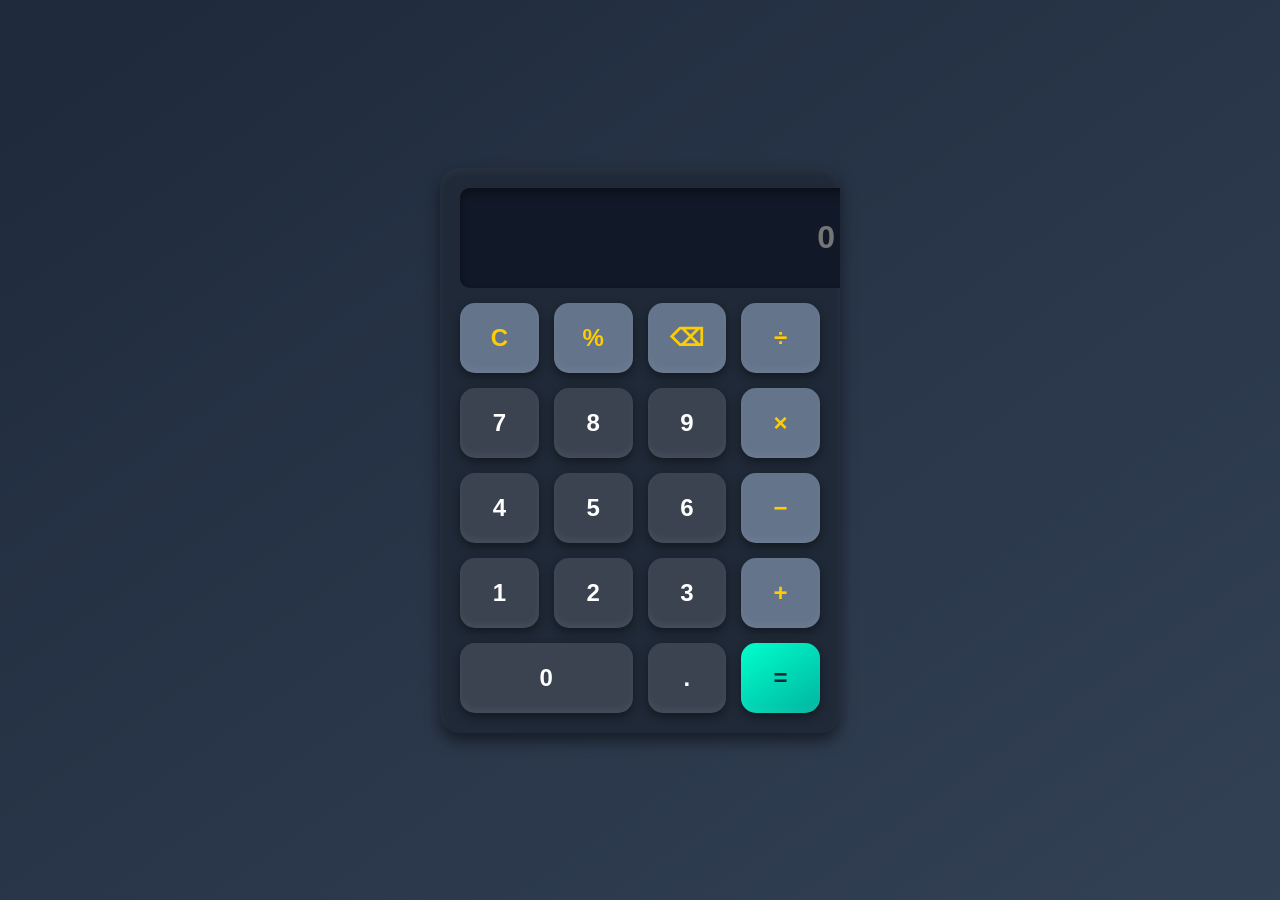
<file: index.html>
<!DOCTYPE html>
<html lang="en">
<head>
    <meta charset="UTF-8">
    <meta name="viewport" content="width=device-width, initial-scale=1.0">
    <title>Kalkulator Modern</title>
    <link rel="stylesheet" href="style.css">
</head>
<body>
    <div class="calculator">
        <div class="display">
            <input type="text" id="result" disabled placeholder="0">
        </div>
        <div class="buttons">
            <button class="operator" onclick="clearResult()">C</button>
            <button class="operator" onclick="append('%')">%</button>
            <button class="operator" onclick="deleteLast()">⌫</button>
            <button class="operator" onclick="append('/')">÷</button>
            <button onclick="append('7')">7</button>
            <button onclick="append('8')">8</button>
            <button onclick="append('9')">9</button>
            <button class="operator" onclick="append('*')">×</button>
            <button onclick="append('4')">4</button>
            <button onclick="append('5')">5</button>
            <button onclick="append('6')">6</button>
            <button class="operator" onclick="append('-')">−</button>
            <button onclick="append('1')">1</button>
            <button onclick="append('2')">2</button>
            <button onclick="append('3')">3</button>
            <button class="operator" onclick="append('+')">+</button>
            <button onclick="append('0')" class="zero">0</button>
            <button onclick="append('.')">.</button>
            <button class="equals" onclick="calculate()">=</button>
        </div>
    </div>
    <script src="script.js"></script>
</body>
</html>
</file>
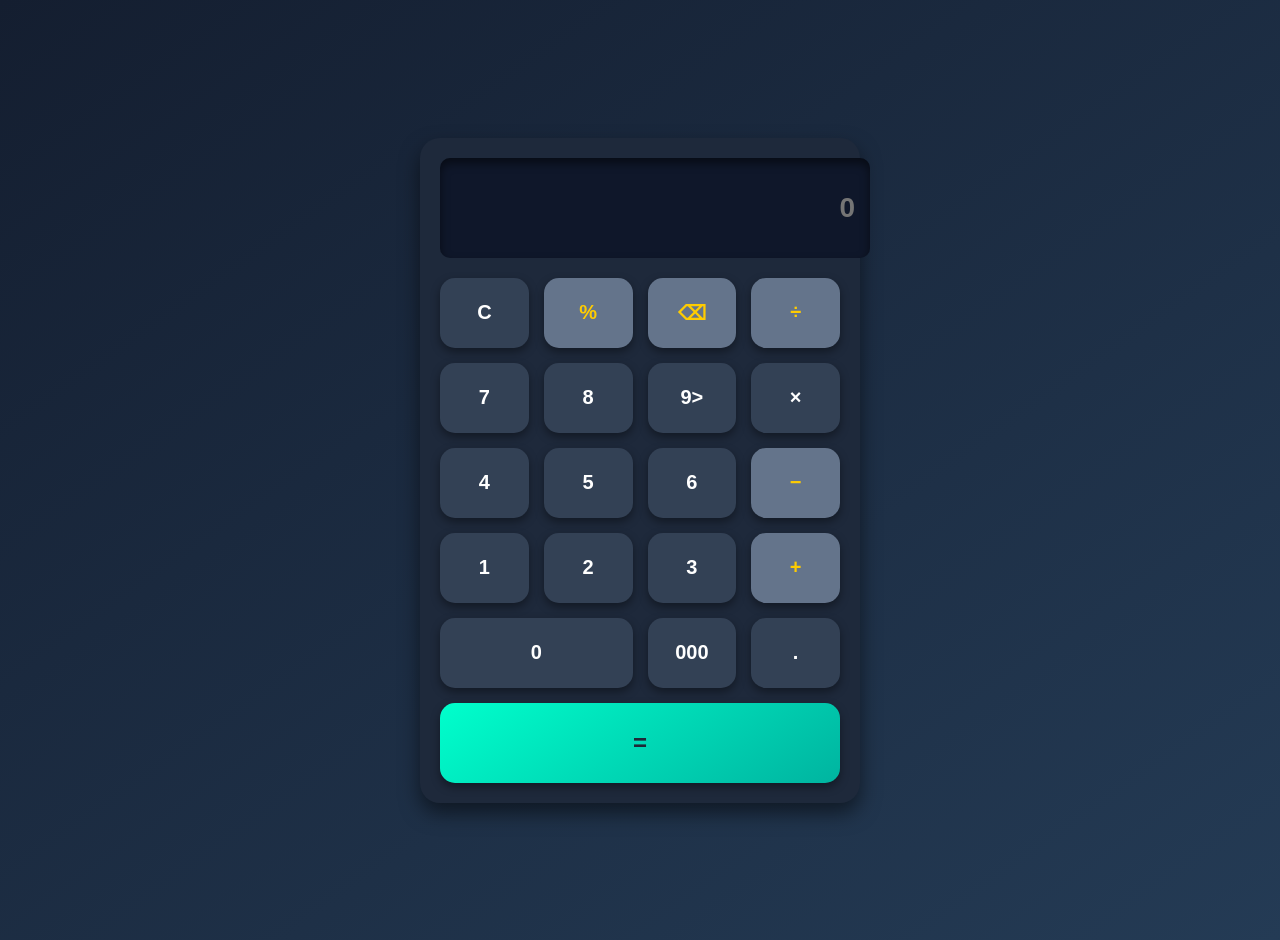
<file: Kalkulator/index.html>
<!DOCTYPE html>
<html lang="en">
<head>
    <meta charset="UTF-8">
    <meta name="viewport" content="width=device-width, initial-scale=1.0">
    <title>Kalkulator Modern</title>
    <link rel="stylesheet" href="style.css">
</head>
<body>
    <div class="calculator">
        <div class="display">
            <input type="text" id="result" data-raw-value="0" disabled placeholder="0">
        </div>
        <div class="buttons">
            <button class="btn clear" onclick="clearResult()">C</button>
            <button class="btn operator" onclick="append('%')">%</button>
            <button class="btn operator" onclick="deleteLast()">⌫</button>
            <button class="btn operator" onclick="append('/')">÷</button>
            <button class="btn" onclick="append('7')">7</button>
            <button class="btn" onclick="append('8')">8</button>
            <button class="btn" onclick="append('9')">9>
            <button class="btn operator="append('*')">×</button>
            <button class="btn" onclick="append('4')">4</button>
            <button class="btn" onclick="append('5')">5</button>
            <button class="btn" onclick="append('6')">6</button>
            <button class="btn operator" onclick="append('-')">−</button>
            <button class="btn" onclick="append('1')">1</button>
            <button class="btn" onclick="append('2')">2</button>
            <button class="btn" onclick="append('3')">3</button>
            <button class="btn operator" onclick="append('+')">+</button>
            <button class="btn zero" onclick="append('0')">0</button>
            <button class="btn" onclick="append('000')">000</button>
            <button class="btn" onclick="append('.')">.</button>
            <button class="btn equals" onclick="calculate()">=</button>
        </div>
    </div>
    <script src="script.js"></script>
</body>
</html>
</file>
<file: style.css>
body {
    font-family: 'Roboto', sans-serif;
    background: linear-gradient(145deg, #1e293b, #334155);
    color: #fff;
    display: flex;
    justify-content: center;
    align-items: center;
    height: 100vh;
    margin: 0;
}

.calculator {
    width: 100%;
    max-width: 360px;
    background: #1f2937;
    border-radius: 20px;
    padding: 20px;
    box-shadow: 0 8px 15px rgba(0, 0, 0, 0.5), inset 0 4px 8px rgba(255, 255, 255, 0.05);
    overflow: hidden;
    display: flex;
    flex-direction: column;
    gap: 15px;
}

/* Tampilan */
.display input {
    width: 100%;
    height: 80px;
    background: #111827;
    border: none;
    border-radius: 10px;
    padding: 10px 15px;
    color: #00ffcc;
    font-size: 32px;
    font-weight: bold;
    text-align: right;
    box-shadow: inset 0 4px 10px rgba(0, 0, 0, 0.4);
}

/* Tombol */
.buttons {
    display: grid;
    grid-template-columns: repeat(4, 1fr);
    gap: 15px;
}

button {
    height: 70px;
    font-size: 24px;
    font-weight: bold;
    border: none;
    border-radius: 15px;
    cursor: pointer;
    background: #3b4351;
    color: #fff;
    box-shadow: 0 4px 10px rgba(0, 0, 0, 0.4), inset 0 -4px 6px rgba(255, 255, 255, 0.05);
    transition: all 0.2s ease;
}

button:hover {
    background: #475569;
    transform: translateY(-3px);
    box-shadow: 0 6px 15px rgba(0, 0, 0, 0.6);
}

button:active {
    transform: scale(0.95);
    box-shadow: inset 0 4px 6px rgba(0, 0, 0, 0.6);
}

/* Tombol Spesial */
button.operator {
    background: #64748b;
    color: #ffcc00;
}

button.equals {
    background: linear-gradient(145deg, #00ffcc, #00b4a0);
    color: #1f2937;
}

button.zero {
    grid-column: span 2;
}

/* Responsive Design */
@media (max-width: 480px) {
    button {
        height: 60px;
        font-size: 20px;
    }

    .display input {
        height: 60px;
        font-size: 24px;
    }
}
</file>
<file: Kalkulator/style.css>
body {
    font-family: 'Poppins', sans-serif;
    background: linear-gradient(145deg, #141e30, #243b55);
    color: #fff;
    display: flex;
    justify-content: center;
    align-items: center;
    height: 100vh;
    margin: 0;
    padding: 20px;
}

/* Calculator Container */
.calculator {
    width: 100%;
    max-width: 400px;
    background: #1e293b;
    border-radius: 20px;
    padding: 20px;
    box-shadow: 0 10px 20px rgba(0, 0, 0, 0.5);
}

/* Display */
.display input {
    width: 100%;
    height: 80px;
    background: #0f172a;
    border: none;
    border-radius: 10px;
    padding: 10px 15px;
    color: #00ffcc;
    font-size: 28px;
    font-weight: bold;
    text-align: right;
    box-shadow: inset 0 5px 10px rgba(0, 0, 0, 0.5);
}

/* Buttons Container */
.buttons {
    display: grid;
    grid-template-columns: repeat(4, 1fr);
    gap: 15px;
    margin-top: 20px;
}

/* Buttons */
button {
    height: 70px;
    font-size: 20px;
    font-weight: bold;
    border: none;
    border-radius: 15px;
    cursor: pointer;
    transition: all 0.3s ease;
    background: #334155;
    color: #fff;
    box-shadow: 0 4px 10px rgba(0, 0, 0, 0.4);
}

button:hover {
    transform: translateY(-3px);
    box-shadow: 0 8px 15px rgba(0, 0, 0, 0.6);
}

button:active {
    transform: scale(0.95);
    box-shadow: inset 0 4px 6px rgba(0, 0, 0, 0.6);
}

/* Operator Buttons */
button.operator {
    background: #64748b;
    color: #ffcc00;
}

/* Equals Button */
button.equals {
    grid-column: span 4; /* Membuat tombol '=' melebar penuh ke 4 kolom */
    background: linear-gradient(145deg, #00ffcc, #00b4a0);
    color: #1f2937;
    height: 80px; /* Sedikit lebih tinggi untuk menonjol */
    font-size: 24px;
    font-weight: bold;
    border-radius: 15px;
}

/* Zero Button */
button.zero {
    grid-column: span 2;
}

/* Responsive Design */
@media (max-width: 480px) {
    button {
        height: 60px;
        font-size: 18px;
    }

    .display input {
        height: 60px;
        font-size: 24px;
    }
}
</file>
